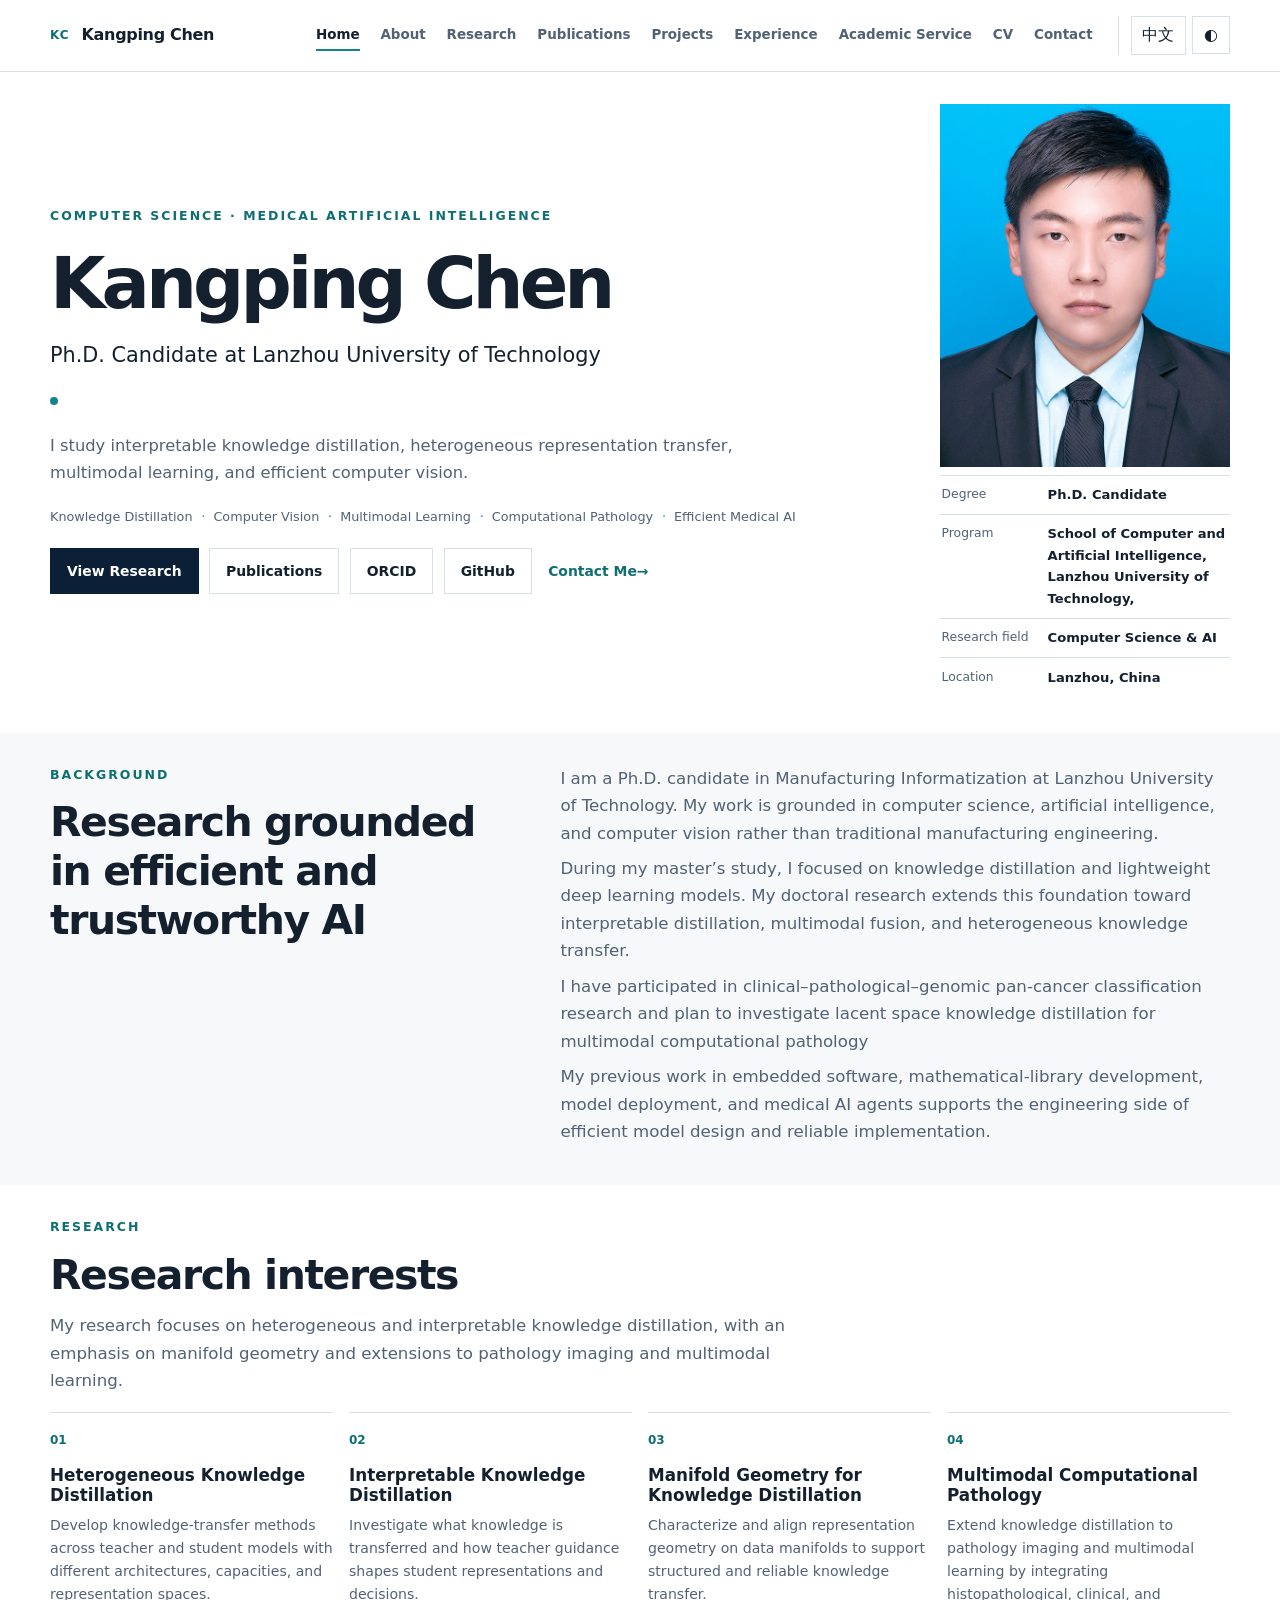
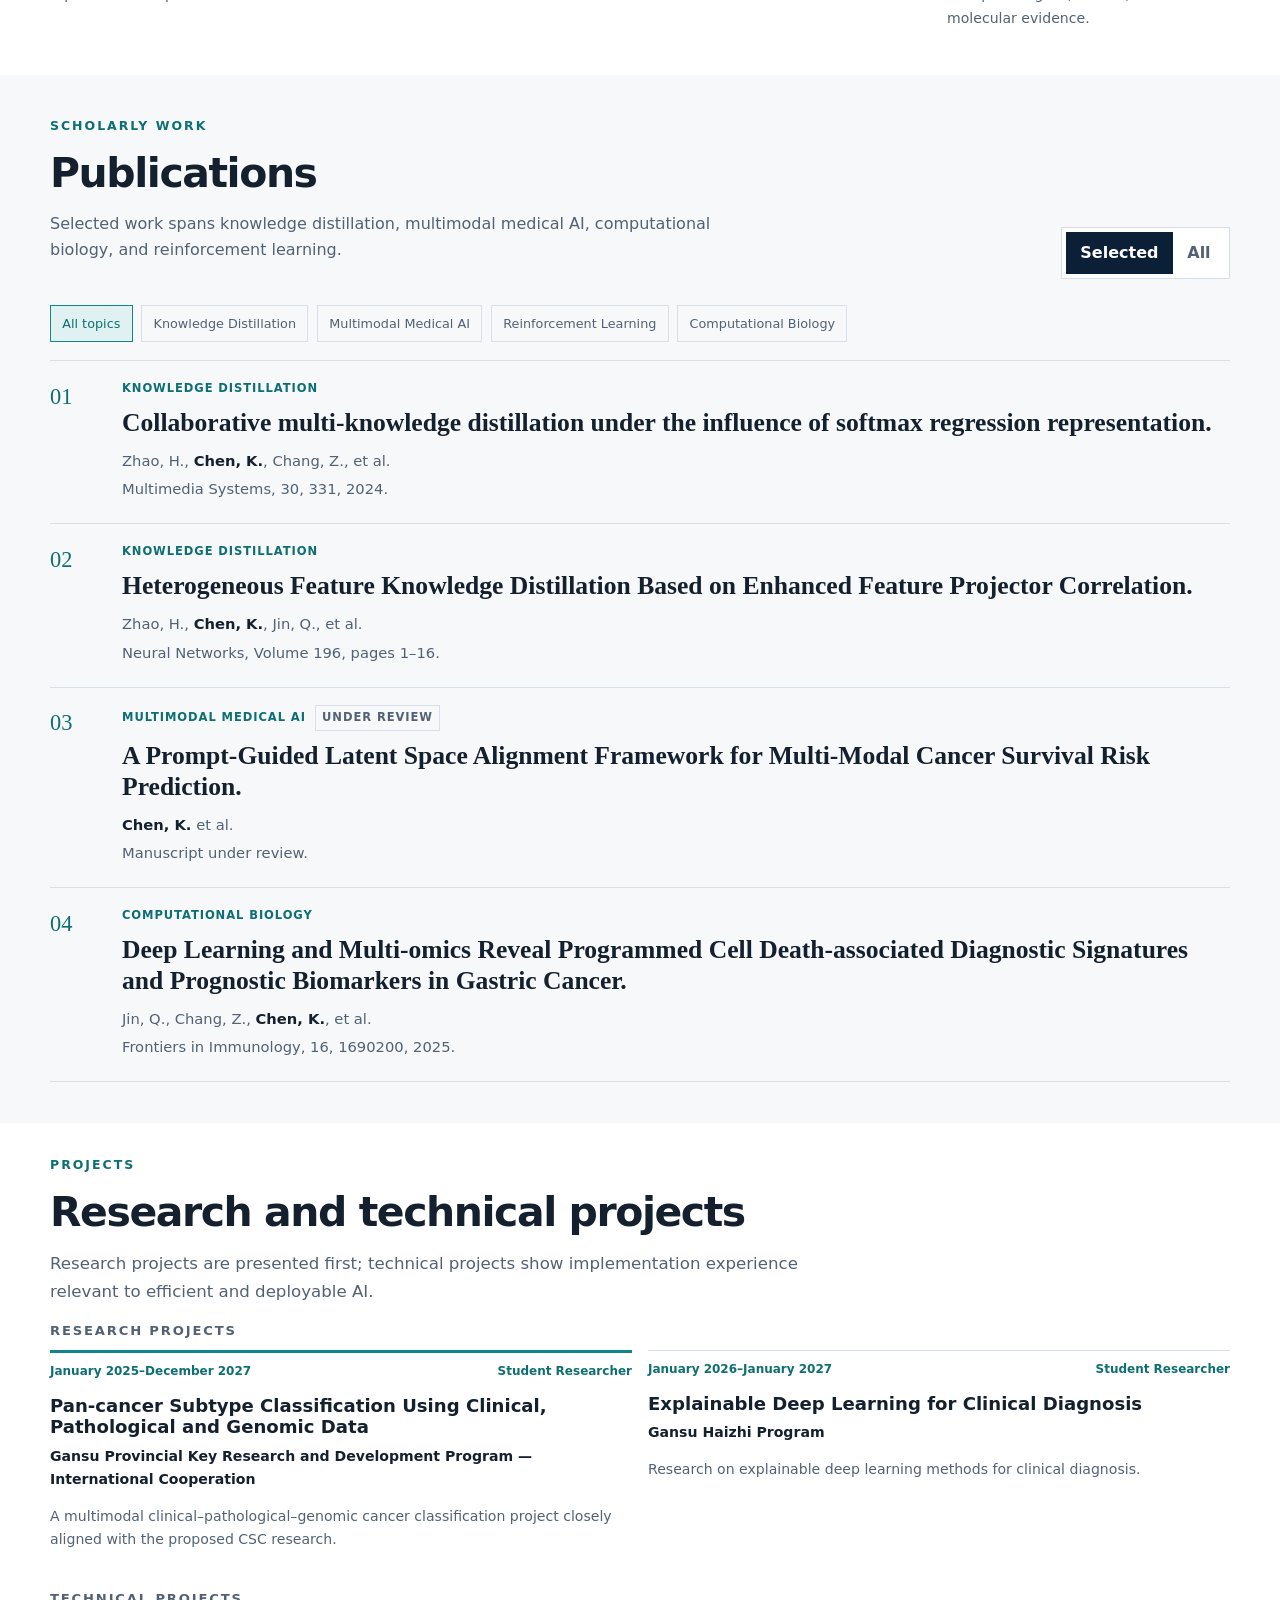
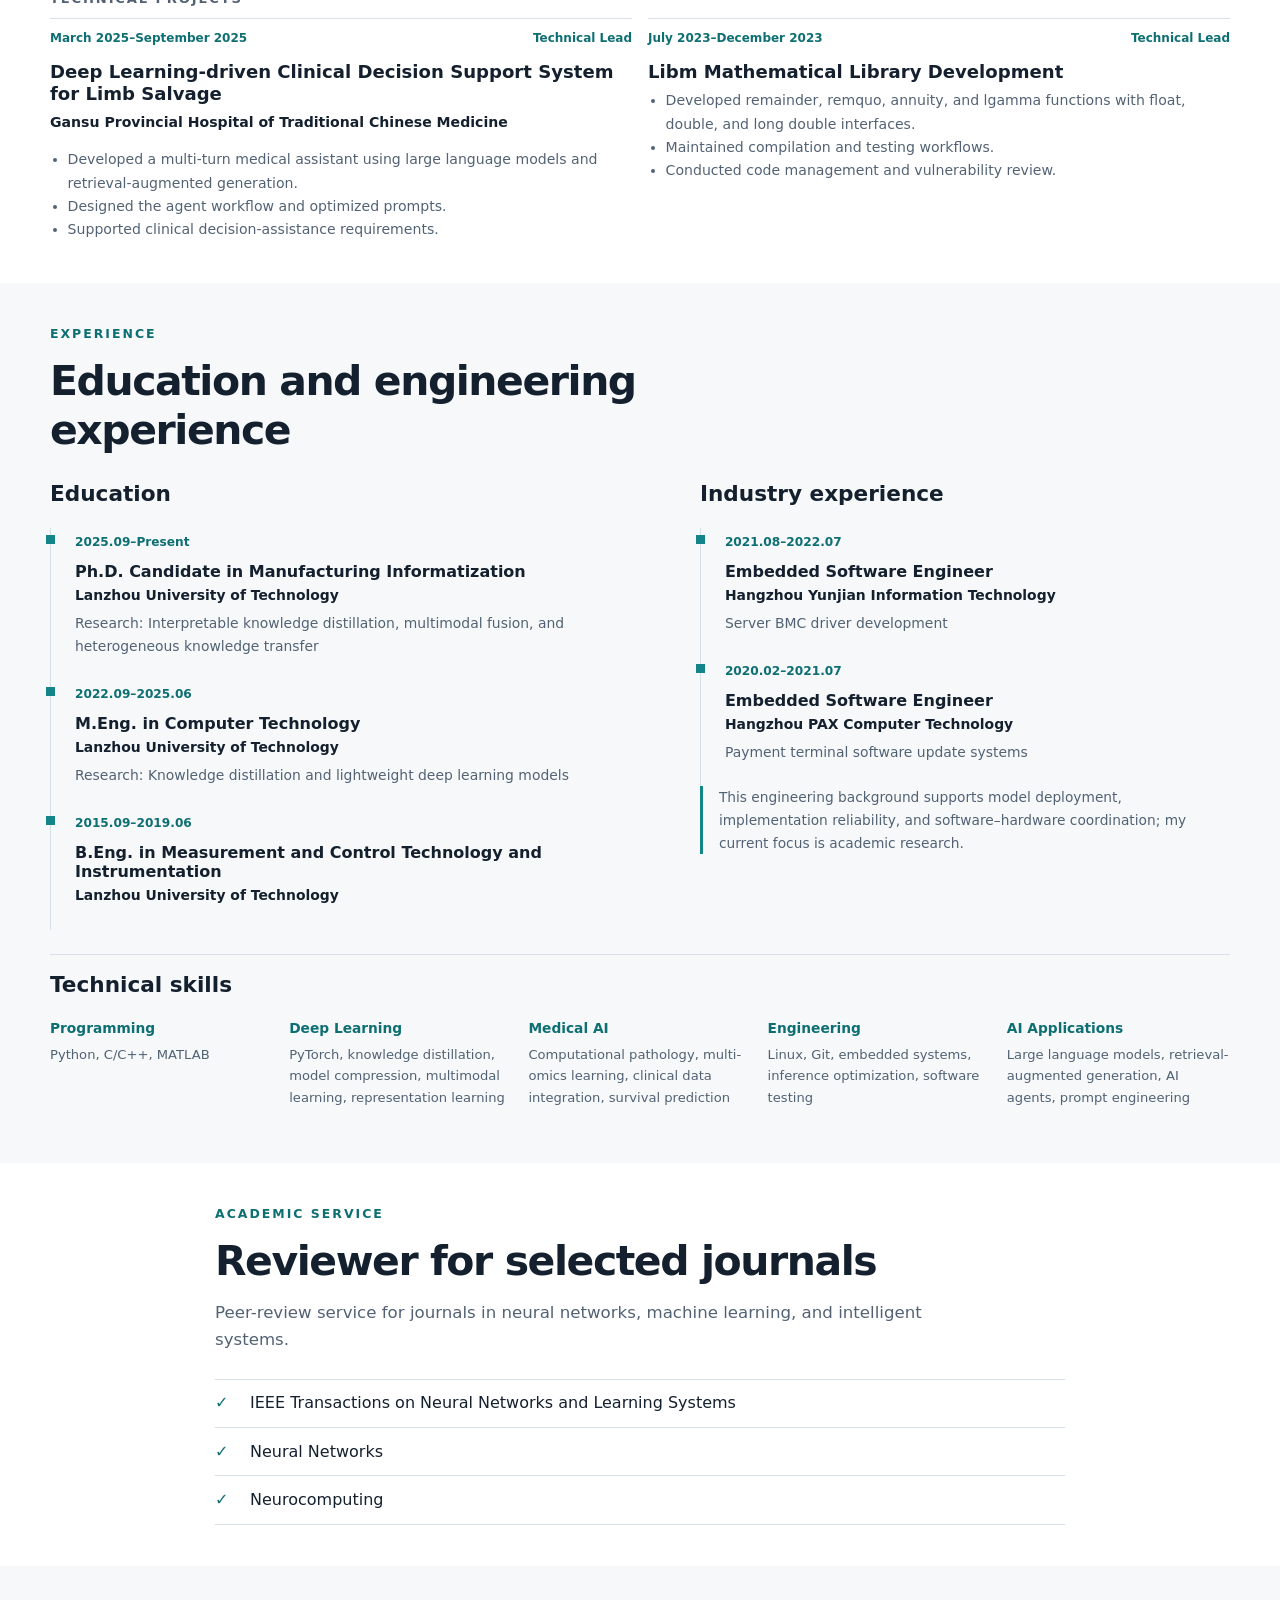
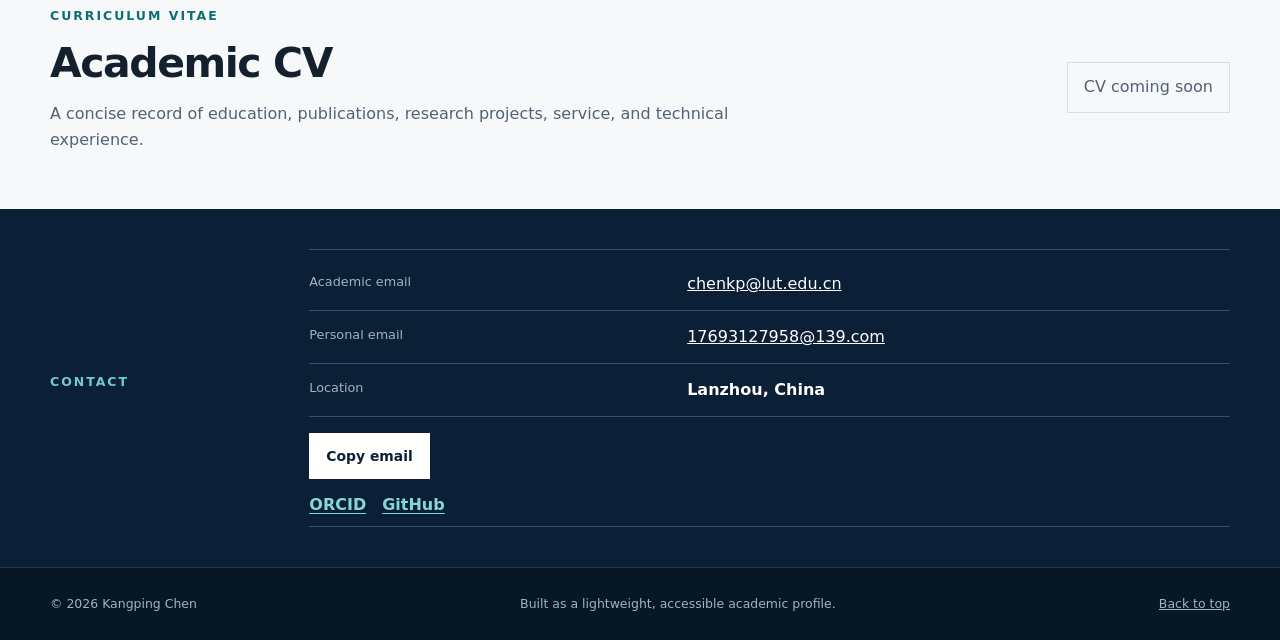
<file: index.html>
<!doctype html>
<html lang="en" data-theme="light">
<head>
  <meta charset="utf-8">
  <meta name="viewport" content="width=device-width, initial-scale=1">
  <title>Kangping Chen | Knowledge Distillation and Computational Pathology</title>
  <meta name="description" content="Kangping Chen is a Ph.D. candidate at Lanzhou University of Technology studying knowledge distillation, multimodal learning, efficient computer vision, and computational pathology.">
  <meta name="keywords" content="Kangping Chen, Knowledge Distillation, Computer Vision, Computational Pathology, Multimodal Learning, Medical AI, Lanzhou University of Technology">
  <meta name="author" content="Kangping Chen">
  <meta name="theme-color" content="#0b1f36">
  <link rel="canonical" href="https://YOUR_USERNAME.github.io/">
  <link rel="stylesheet" href="assets/css/style.css?v=20260805-3">
  <meta property="og:type" content="profile">
  <meta property="og:title" content="Kangping Chen | Knowledge Distillation and Computational Pathology">
  <meta property="og:description" content="Ph.D. candidate researching knowledge distillation, multimodal learning, efficient computer vision, and computational pathology.">
  <meta property="og:url" content="https://YOUR_USERNAME.github.io/">
  <meta property="og:site_name" content="Kangping Chen — Academic Homepage">
  <meta name="twitter:card" content="summary">
  <meta name="twitter:title" content="Kangping Chen | Academic Homepage">
  <meta name="twitter:description" content="Knowledge distillation, multimodal learning, efficient medical AI, and computational pathology.">
  <script type="application/ld+json">
  {
    "@context": "https://schema.org",
    "@type": "Person",
    "name": "Kangping Chen",
    "alternateName": "陈康平",
    "jobTitle": "Ph.D. Candidate",
    "affiliation": {
      "@type": "CollegeOrUniversity",
      "name": "Lanzhou University of Technology"
    },
    "url": "https://YOUR_USERNAME.github.io/",
    "knowsAbout": [
      "Knowledge Distillation",
      "Computer Vision",
      "Multimodal Learning",
      "Computational Pathology",
      "Efficient Medical AI"
    ]
  }
  </script>
</head>
<body>
  <a class="skip-link" href="#main">Skip to content</a>
  <header class="site-header">
    <nav class="nav shell" aria-label="Primary navigation">
      <a class="brand" href="#home" aria-label="Kangping Chen, home">
        <span class="brand-mark" aria-hidden="true">KC</span>
        <span>Kangping Chen</span>
      </a>
      <button class="nav-toggle" type="button" aria-expanded="false" aria-controls="nav-menu">
        <span class="sr-only">Open navigation</span>
        <span></span><span></span><span></span>
      </button>
      <div class="nav-menu" id="nav-menu">
        <div class="nav-links" id="nav-links"></div>
        <div class="nav-tools">
          <button class="tool-button" id="language-toggle" type="button" aria-label="Switch language">中文</button>
          <button class="tool-button icon-button" id="theme-toggle" type="button" aria-label="Switch color theme">
            <span aria-hidden="true" id="theme-icon">◐</span>
          </button>
        </div>
      </div>
    </nav>
  </header>

  <main id="main">
    <section class="hero section" id="home" aria-labelledby="hero-title">
      <div class="shell hero-grid">
        <div class="hero-copy">
          <p class="eyebrow" data-i18n="heroEyebrow"></p>
          <h1 id="hero-title">Kangping Chen</h1>
          <p class="hero-role" data-i18n="heroRole"></p>
          <div class="status"><span class="status-dot" aria-hidden="true"></span><span data-i18n="status"></span></div>
          <p class="hero-intro" data-i18n="heroIntro"></p>
          <ul class="keyword-list" id="hero-keywords" aria-label="Research keywords"></ul>
          <div class="hero-actions" id="hero-actions"></div>
        </div>
        <div class="portrait-card">
          <div class="portrait-frame">
            <img id="profile-image" alt="Portrait of Kangping Chen" hidden>
            <div class="portrait-fallback" id="profile-fallback" aria-label="Kangping Chen initials"></div>
          </div>
          <dl class="quick-facts" id="quick-facts"></dl>
        </div>
      </div>
    </section>

    <section class="section section-muted" id="about">
      <div class="shell split-heading">
        <div>
          <p class="section-kicker" data-i18n="aboutKicker"></p>
          <h2 data-i18n="aboutTitle"></h2>
        </div>
        <div class="prose" id="about-copy"></div>
      </div>
    </section>

    <section class="section" id="research">
      <div class="shell">
        <div class="section-heading">
          <p class="section-kicker" data-i18n="researchKicker"></p>
          <h2 data-i18n="researchTitle"></h2>
          <p data-i18n="researchLead"></p>
        </div>
        <div class="card-grid research-grid" id="research-cards"></div>
      </div>
    </section>

    <section class="section section-muted" id="publications">
      <div class="shell">
        <div class="section-heading heading-row">
          <div>
            <p class="section-kicker" data-i18n="publicationsKicker"></p>
            <h2 data-i18n="publicationsTitle"></h2>
            <p data-i18n="publicationsLead"></p>
          </div>
          <div class="publication-view" role="group" aria-label="Publication view">
            <button class="segment active" type="button" data-view="selected" data-i18n="selectedPublications"></button>
            <button class="segment" type="button" data-view="all" data-i18n="allPublications"></button>
          </div>
        </div>
        <div class="filters" id="publication-filters" aria-label="Filter publications"></div>
        <div class="publication-list" id="publication-list"></div>
      </div>
    </section>

    <section class="section" id="projects">
      <div class="shell">
        <div class="section-heading">
          <p class="section-kicker" data-i18n="projectsKicker"></p>
          <h2 data-i18n="projectsTitle"></h2>
          <p data-i18n="projectsLead"></p>
        </div>
        <h3 class="subsection-title" data-i18n="researchProjects"></h3>
        <div class="project-list" id="research-projects"></div>
        <h3 class="subsection-title" data-i18n="technicalProjects"></h3>
        <div class="project-list" id="technical-projects"></div>
      </div>
    </section>

    <section class="section section-muted" id="experience">
      <div class="shell">
        <div class="section-heading">
          <p class="section-kicker" data-i18n="experienceKicker"></p>
          <h2 data-i18n="experienceTitle"></h2>
        </div>
        <div class="experience-columns">
          <div>
            <h3 data-i18n="education"></h3>
            <div class="timeline" id="education-list"></div>
          </div>
          <div>
            <h3 data-i18n="industryExperience"></h3>
            <div class="timeline" id="work-list"></div>
            <p class="context-note" data-i18n="industryNote"></p>
          </div>
        </div>
        <div class="skills-panel">
          <h3 data-i18n="skillsTitle"></h3>
          <div class="skills-grid" id="skills-list"></div>
        </div>
      </div>
    </section>

    <section class="section" id="service">
      <div class="shell narrow">
        <div class="section-heading">
          <p class="section-kicker" data-i18n="serviceKicker"></p>
          <h2 data-i18n="serviceTitle"></h2>
          <p data-i18n="serviceLead"></p>
        </div>
        <div class="journal-list" id="journal-list"></div>
      </div>
    </section>

    <section class="section section-muted" id="cv">
      <div class="shell cv-panel">
        <div>
          <p class="section-kicker" data-i18n="cvKicker"></p>
          <h2 data-i18n="cvTitle"></h2>
          <p data-i18n="cvLead"></p>
        </div>
        <div id="cv-action"></div>
      </div>
    </section>

    <section class="section contact-section" id="contact">
      <div class="shell contact-grid">
        <div>
          <p class="section-kicker" data-i18n="contactKicker"></p>
        </div>
        <div class="contact-card" id="contact-card"></div>
      </div>
    </section>
  </main>

  <footer class="site-footer">
    <div class="shell footer-row">
      <p>© <span id="year"></span> Kangping Chen</p>
      <p data-i18n="footerNote"></p>
      <a href="#home" data-i18n="backToTop"></a>
    </div>
  </footer>

  <script src="assets/js/data.js"></script>
  <script src="assets/js/main.js"></script>
</body>
</html>
</file>
<file: assets/css/style.css>
:root {
  --navy-950: #081725;
  --navy-900: #0b1f36;
  --navy-800: #123052;
  --teal-700: #0e6f73;
  --teal-600: #13858a;
  --teal-100: #dff2f1;
  --bg: #ffffff;
  --surface: #ffffff;
  --surface-muted: #f6f8fa;
  --text: #14202e;
  --text-muted: #526274;
  --border: #d7e0e8;
  --shadow: none;
  --max-width: 1180px;
  --header-height: 72px;
}

[data-theme="dark"] {
  --bg: #08131f;
  --surface: #0d1d2c;
  --surface-muted: #102335;
  --text: #edf4f7;
  --text-muted: #a9bac6;
  --border: #263c4d;
  --teal-100: #12383d;
  --shadow: 0 20px 55px rgba(0, 0, 0, 0.24);
}

*, *::before, *::after { box-sizing: border-box; }
html { scroll-behavior: smooth; scroll-padding-top: calc(var(--header-height) + 22px); }
body {
  margin: 0;
  background: var(--bg);
  color: var(--text);
  font-family: Inter, "Source Sans 3", "Segoe UI", system-ui, -apple-system, sans-serif;
  font-size: 16px;
  line-height: 1.65;
  text-rendering: optimizeLegibility;
}
a { color: inherit; }
button, a { -webkit-tap-highlight-color: transparent; }
button { font: inherit; }
img { display: block; max-width: 100%; }
h1, h2, h3, h4, p { margin-top: 0; }
h1, h2, h3, h4 { color: var(--text); line-height: 1.2; }
h1 { font-size: clamp(3rem, 5.6vw, 4.8rem); letter-spacing: -0.055em; margin-bottom: .8rem; }
h2 { font-size: clamp(1.85rem, 3.2vw, 2.6rem); letter-spacing: -0.035em; margin-bottom: .8rem; }
h3 { font-size: 1.35rem; }
p { color: var(--text-muted); }

.shell { width: min(calc(100% - 40px), var(--max-width)); margin-inline: auto; }
.narrow { max-width: 850px; }
.section { padding: clamp(2.5rem, 3.2vw, 3rem) 0; }
#about.section, #research.section, #projects.section { padding-block: 2rem; }
#cv.section, #contact.section { padding-block: 2.5rem; }
.section-muted { background: var(--surface-muted); }
.skip-link {
  position: fixed; left: 16px; top: -80px; z-index: 200;
  background: var(--surface); color: var(--text); padding: .75rem 1rem; border: 2px solid var(--teal-600);
}
.skip-link:focus { top: 12px; }
.sr-only {
  position: absolute; width: 1px; height: 1px; padding: 0; margin: -1px;
  overflow: hidden; clip: rect(0, 0, 0, 0); white-space: nowrap; border: 0;
}

.site-header {
  position: fixed; inset: 0 0 auto; z-index: 100; height: var(--header-height);
  background: color-mix(in srgb, var(--bg) 96%, transparent);
  border-bottom: 1px solid var(--border);
}
.nav { height: 100%; display: flex; align-items: center; justify-content: space-between; gap: 1.5rem; }
.brand { display: inline-flex; align-items: center; gap: .75rem; text-decoration: none; font-weight: 750; letter-spacing: -.02em; white-space: nowrap; }
.brand-mark { color: var(--teal-700); font-size: .75rem; letter-spacing: .08em; }
.nav-menu, .nav-links, .nav-tools { display: flex; align-items: center; }
.nav-menu { gap: 1rem; }
.nav-links { gap: .15rem; }
.nav-links a {
  position: relative; padding: .55rem .58rem; text-decoration: none;
  color: var(--text-muted); font-size: .84rem; font-weight: 650;
}
.nav-links a::after {
  content: ""; position: absolute; left: .58rem; right: .58rem; bottom: .25rem;
  height: 2px; background: var(--teal-600); transform: scaleX(0); transform-origin: left;
}
.nav-links a:hover, .nav-links a.active { color: var(--text); }
.nav-links a.active::after { transform: scaleX(1); }
.nav-tools { gap: .4rem; border-left: 1px solid var(--border); padding-left: .75rem; }
.tool-button, .nav-toggle {
  border: 1px solid var(--border); background: var(--surface); color: var(--text);
  min-height: 38px; padding: .35rem .65rem; cursor: pointer;
}
.icon-button { width: 38px; padding: 0; }
.nav-toggle { display: none; }
.tool-button:hover, .tool-button:focus-visible, .nav-toggle:hover, .nav-toggle:focus-visible { border-color: var(--teal-600); }

.hero { min-height: 650px; display: grid; align-items: center; padding-top: calc(var(--header-height) + 2rem); padding-bottom: 2.25rem; overflow: hidden; }
.hero-grid { display: grid; grid-template-columns: minmax(0, 1.4fr) minmax(310px, .6fr); align-items: center; gap: clamp(2.5rem, 5vw, 4.5rem); }
.eyebrow, .section-kicker {
  color: var(--teal-700); font-size: .78rem; font-weight: 800; letter-spacing: .16em; text-transform: uppercase;
}
[data-theme="dark"] .eyebrow, [data-theme="dark"] .section-kicker { color: #63c4c5; }
.hero-role { font-size: clamp(1.05rem, 2vw, 1.3rem); color: var(--text); margin-bottom: .9rem; }
.status {
  display: inline-flex; align-items: center; gap: .55rem; padding: .15rem 0;
  color: var(--teal-700); font-size: .84rem; font-weight: 750;
}
[data-theme="dark"] .status { color: #8cdddd; }
.status-dot { width: 8px; height: 8px; border-radius: 50%; background: var(--teal-600); }
.hero-intro { max-width: 760px; margin: 1.2rem 0; font-size: 1.02rem; }
.keyword-list { list-style: none; display: flex; flex-wrap: wrap; gap: .5rem; padding: 0; margin: 0 0 1.35rem; }
.keyword-list li { color: var(--text-muted); font-size: .8rem; }
.keyword-list li:not(:last-child)::after { content: "·"; margin-left: .55rem; color: var(--teal-600); }
.hero-actions { display: flex; flex-wrap: wrap; gap: .65rem; }
.button {
  display: inline-flex; align-items: center; justify-content: center; min-height: 44px; padding: .65rem 1rem;
  border: 1px solid transparent; text-decoration: none; font-weight: 750; font-size: .87rem; cursor: pointer;
}
.button-primary { background: var(--navy-900); color: white; }
.button-primary:hover { background: var(--teal-700); }
.button-secondary { background: var(--surface); color: var(--text); border-color: var(--border); }
.button-secondary:hover { border-color: var(--teal-600); color: var(--teal-700); }
.button-text { padding-inline: .3rem; color: var(--teal-700); }
[data-theme="dark"] .button-text, [data-theme="dark"] .button-secondary:hover { color: #75d3d4; }
.portrait-card { width: 100%; max-width: 290px; justify-self: end; background: transparent; padding: 0; }
.portrait-frame { position: relative; aspect-ratio: 4 / 5; overflow: hidden; background: var(--navy-900); }
.portrait-frame img { display: none; width: 100%; height: 100%; object-fit: cover; }
.portrait-frame img.loaded { display: block; }
.portrait-fallback {
  position: absolute; inset: 0; display: grid; place-items: center;
  color: #d5efef; font-family: Georgia, serif; font-size: clamp(4rem, 10vw, 7rem); letter-spacing: -.08em;
}
.quick-facts { margin: .5rem 0 0; }
.quick-facts div { display: grid; grid-template-columns: .85fr 1.65fr; gap: .8rem; border-top: 1px solid var(--border); padding: .52rem .1rem; }
.quick-facts dt { color: var(--text-muted); font-size: .77rem; }
.quick-facts dd { margin: 0; color: var(--text); font-size: .82rem; font-weight: 700; }

.section-heading { max-width: 760px; margin-bottom: 1.6rem; }
.section-heading > p:last-child { font-size: 1.04rem; }
.split-heading { display: grid; grid-template-columns: .8fr 1.2fr; gap: clamp(2.5rem, 5vw, 4.5rem); }
.prose p { font-size: 1.04rem; margin-bottom: .75rem; }
#about .prose p { margin-bottom: .5rem; }
.prose p:last-child { margin-bottom: 0; }
.card-grid { display: grid; gap: 1rem; }
.research-grid { grid-template-columns: repeat(4, 1fr); }
.research-card { position: relative; background: transparent; border-top: 1px solid var(--border); padding: 1.1rem 0; min-height: 0; }
.research-card:hover { border-color: var(--teal-600); }
.research-card h3 { font-size: 1.05rem; margin: 1rem 0 .55rem; }
.research-card p { font-size: .88rem; margin-bottom: 0; }
.card-index { color: var(--teal-700); font-size: .75rem; font-weight: 800; }
#research .section-heading, #projects .section-heading { margin-bottom: 1.1rem; }
#research .research-card { padding-block: .8rem; }
#research .research-card h3 { margin-top: .75rem; }

.heading-row { max-width: none; display: flex; align-items: end; justify-content: space-between; gap: 2rem; }
.heading-row > div:first-child { max-width: 700px; }
.publication-view { display: flex; border: 1px solid var(--border); padding: 4px; background: var(--surface); }
.segment, .filter-button { border: 0; background: transparent; color: var(--text-muted); cursor: pointer; }
.segment { padding: .5rem .9rem; font-weight: 750; }
.segment.active { background: var(--navy-900); color: white; }
.filters { display: flex; flex-wrap: wrap; gap: .55rem; margin-bottom: 1.1rem; }
.filter-button { border: 1px solid var(--border); padding: .45rem .7rem; font-size: .8rem; }
.filter-button.active, .filter-button:hover { border-color: var(--teal-600); color: var(--teal-700); background: var(--teal-100); }
.publication { display: grid; grid-template-columns: 56px 1fr; gap: 1rem; padding: 1.1rem 0; border-top: 1px solid var(--border); }
.publication:last-child { border-bottom: 1px solid var(--border); }
.publication-number { color: var(--teal-700); font-family: Georgia, serif; font-size: 1.4rem; }
.publication h3 { font-family: Georgia, "Times New Roman", serif; font-weight: 600; font-size: clamp(1.25rem, 2vw, 1.65rem); margin: .65rem 0; }
.publication-meta { display: flex; gap: .55rem; align-items: center; color: var(--teal-700); font-size: .72rem; font-weight: 800; letter-spacing: .08em; text-transform: uppercase; }
.review-status { border: 1px solid var(--border); padding: .15rem .4rem; color: var(--text-muted); }
.authors, .venue { margin-bottom: .25rem; font-size: .92rem; }
.authors strong { color: var(--text); }
.publication-links, .contact-links { display: flex; flex-wrap: wrap; gap: 1rem; margin-top: .8rem; }
.text-link { color: var(--teal-700); font-weight: 750; text-decoration-thickness: 1px; text-underline-offset: 3px; }

.subsection-title { margin: 1.5rem 0 .7rem; font-size: .82rem; color: var(--text-muted); text-transform: uppercase; letter-spacing: .14em; }
.project-list { display: grid; grid-template-columns: repeat(2, 1fr); gap: 1rem; }
.project-card { background: transparent; border-top: 1px solid var(--border); padding: .85rem 0; }
.project-card.priority { border-top: 3px solid var(--teal-600); }
.project-meta { display: flex; justify-content: space-between; gap: 1rem; color: var(--teal-700); font-size: .75rem; font-weight: 750; }
.project-card h4 { font-size: 1.13rem; margin: .8rem 0 .4rem; }
.organization { color: var(--text); font-weight: 650; }
.project-card li, .project-card p { font-size: .88rem; }
.project-card ul { padding-left: 1.1rem; margin: .65rem 0 0; color: var(--text-muted); }
#projects .subsection-title { margin-top: 1rem; }
#projects .project-card { padding-block: .6rem; }
#projects .project-card ul { margin-top: .4rem; }

.experience-columns { display: grid; grid-template-columns: 1.05fr .95fr; gap: clamp(2.5rem, 5vw, 4.5rem); }
.timeline { border-left: 1px solid var(--border); padding-left: 1.5rem; }
.timeline-item { position: relative; padding-bottom: 1.1rem; }
.timeline-item::before { content: ""; position: absolute; width: 9px; height: 9px; background: var(--teal-600); left: calc(-1.5rem - 5px); top: .45rem; }
.timeline-item time { color: var(--teal-700); font-size: .76rem; font-weight: 800; }
.timeline-item h4 { margin: .45rem 0 .2rem; }
.timeline-item p { font-size: .87rem; margin-bottom: .3rem; }
.context-note { border-left: 3px solid var(--teal-600); padding-left: 1rem; font-size: .86rem; }
.skills-panel { margin-top: 1.5rem; padding-top: 1.1rem; border-top: 1px solid var(--border); }
.skills-grid { display: grid; grid-template-columns: repeat(5, 1fr); gap: 1rem; }
.skill-group h4 { font-size: .86rem; color: var(--teal-700); margin-bottom: .45rem; }
.skill-group p { font-size: .82rem; }
.journal-list { border-top: 1px solid var(--border); }
.journal-list > div { display: grid; grid-template-columns: 35px 1fr; align-items: center; padding: .65rem 0; border-bottom: 1px solid var(--border); }
.journal-list span { color: var(--teal-700); font-weight: 800; }
.journal-list p { color: var(--text); margin: 0; }
.cv-panel { display: flex; align-items: center; justify-content: space-between; gap: 3rem; }
.cv-panel > div:first-child { max-width: 680px; }
.availability-note { display: inline-flex; padding: .7rem 1rem; border: 1px solid var(--border); color: var(--text-muted); white-space: nowrap; }
.contact-section { background: var(--navy-900); }
.contact-section h2 { color: white; }
.contact-section .section-kicker { color: #73cccc; }
.contact-lead { color: #c3d1db; max-width: 660px; }
.contact-grid { display: grid; grid-template-columns: minmax(150px, .35fr) minmax(0, 1.65fr); gap: clamp(2.5rem, 5vw, 4.5rem); align-items: center; }
.contact-card { background: transparent; border-top: 1px solid #31506b; border-bottom: 1px solid #31506b; padding: .5rem 0; }
.contact-card > div:not(.contact-links) { display: grid; grid-template-columns: .8fr 1.2fr; gap: 1rem; padding: .8rem 0; border-bottom: 1px solid #31506b; }
.contact-card span { color: #9fb3c3; font-size: .8rem; }
.contact-card strong, .contact-card a { color: white; }
.contact-card .button { margin-top: 1rem; background: #fff; color: var(--navy-900); }
.contact-links .text-link { color: #85d6d7; }
.site-footer { background: var(--navy-950); color: white; border-top: 1px solid #20374a; }
.footer-row { min-height: 72px; display: flex; justify-content: space-between; align-items: center; gap: 1rem; }
.footer-row p, .footer-row a { color: #9fb3c3; margin: 0; font-size: .78rem; }

:focus-visible { outline: 3px solid #21a6ab; outline-offset: 3px; }
@media (max-width: 1050px) {
  .nav-toggle { display: inline-flex; flex-direction: column; justify-content: center; gap: 4px; width: 42px; }
  .nav-toggle span:not(.sr-only) { width: 20px; height: 2px; background: currentColor; }
  .nav-menu {
    display: none; position: absolute; left: 20px; right: 20px; top: calc(var(--header-height) - 1px);
    background: var(--surface); border: 1px solid var(--border); box-shadow: var(--shadow); padding: 1rem;
  }
  .nav-menu.open { display: block; }
  .nav-links { display: grid; grid-template-columns: repeat(3, 1fr); }
  .nav-links a { padding: .75rem; }
  .nav-tools { border-left: 0; border-top: 1px solid var(--border); margin-top: .7rem; padding: .8rem 0 0; }
  .research-grid { grid-template-columns: repeat(2, 1fr); }
  .skills-grid { grid-template-columns: repeat(3, 1fr); }
}

@media (max-width: 820px) {
  :root { --header-height: 64px; }
  .shell { width: min(calc(100% - 28px), var(--max-width)); }
  .section { padding: 2.75rem 0; }
  #about.section, #research.section, #projects.section { padding-block: 2.25rem; }
  #cv.section, #contact.section { padding-block: 2.5rem; }
  .hero { min-height: auto; padding-top: calc(var(--header-height) + 2rem); padding-bottom: 2.75rem; }
  .hero-grid, .split-heading, .experience-columns, .contact-grid { grid-template-columns: 1fr; }
  .hero-grid { gap: 1.5rem; }
  .portrait-card { max-width: 300px; justify-self: start; }
  .research-grid, .project-list { grid-template-columns: 1fr; }
  .heading-row, .cv-panel, .footer-row { align-items: flex-start; flex-direction: column; }
  .heading-row { display: flex; }
  .publication { grid-template-columns: 42px 1fr; }
  .project-meta { flex-direction: column; gap: .25rem; }
  .skills-grid { grid-template-columns: repeat(2, 1fr); }
  .cv-panel { display: flex; }
  .footer-row { justify-content: center; padding: 1.5rem 0; }
}

@media (max-width: 480px) {
  h1 { font-size: 3.1rem; }
  .section { padding: 2.25rem 0; }
  #about.section, #research.section, #projects.section { padding-block: 1.75rem; }
  #cv.section, #contact.section { padding-block: 2rem; }
  .hero { padding-top: calc(var(--header-height) + 1.5rem); padding-bottom: 2.25rem; }
  .nav-links { grid-template-columns: repeat(2, 1fr); }
  .hero-actions { display: grid; grid-template-columns: repeat(2, minmax(0, 1fr)); }
  .hero-actions .button { width: 100%; }
  .hero-actions .button-text { grid-column: 1 / -1; }
  .portrait-card { max-width: 260px; }
  .quick-facts { display: grid; grid-template-columns: repeat(2, minmax(0, 1fr)); }
  .quick-facts div { display: block; padding: .6rem .15rem; }
  .quick-facts div:nth-child(2) { grid-column: 1 / -1; }
  .quick-facts dt { margin-bottom: .2rem; }
  .publication-view { width: 100%; }
  .segment { flex: 1; }
  .publication { grid-template-columns: 1fr; }
  .publication-number { font-size: 1rem; }
  .skills-grid { grid-template-columns: 1fr; }
  .contact-card > div:not(.contact-links) { grid-template-columns: 1fr; gap: .25rem; }
}

@media (prefers-reduced-motion: no-preference) {
  .nav-links a::after, .research-card, .button { transition: .18s ease; }
}
@media (prefers-reduced-motion: reduce) {
  html { scroll-behavior: auto; }
  *, *::before, *::after { animation-duration: .01ms !important; transition-duration: .01ms !important; }
}
@media print {
  .site-header, .hero-actions, .publication-view, .filters, .site-footer { display: none !important; }
  .section { padding: 2rem 0; }
  body { background: white; color: black; }
}
</file>
